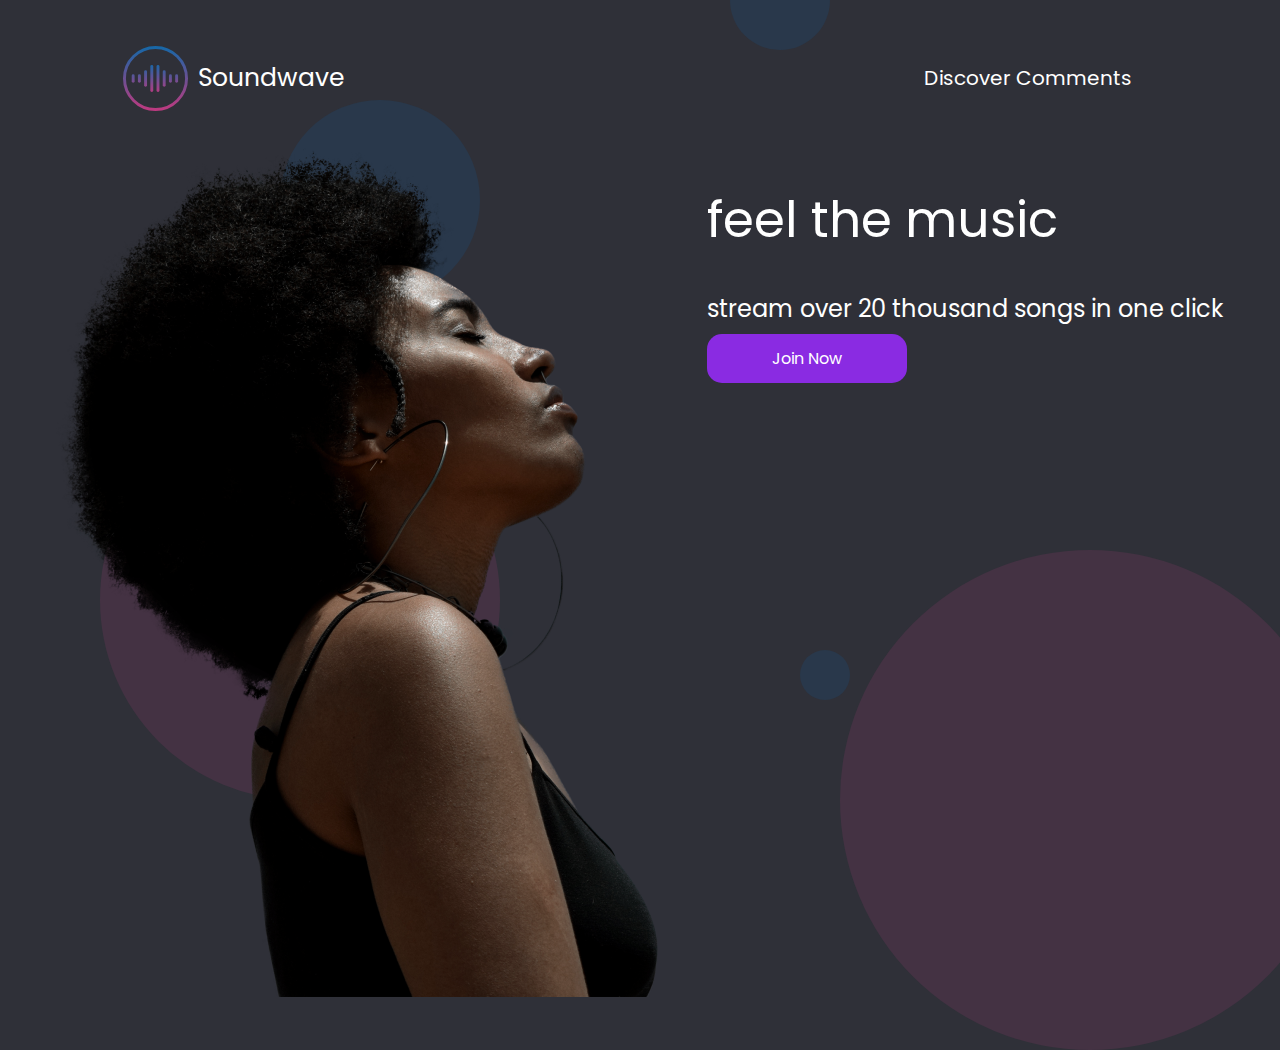
<file: index.html>
<!DOCTYPE html>
<html lang="en">
<head>
    <meta charset="UTF-8">
    <meta name="viewport" content="width=device-width, initial-scale=1.0">
    <title>Document</title>
    <link rel="stylesheet" href="./styles/style.css">
    <link rel="stylesheet" href="./styles/bubulles.css">
    <link rel="stylesheet" href="./styles/index.css">

      
</head>
<body>
    <header>
    <div class="title">
        <img src="./assets/logo-soundwave.svg" alt="">
        <a href="./index.html" class="Soundwave">Soundwave</a>
    </div>
     <div class="menu">
        <a href="./discover.html" class="discover">Discover</a>
      <a href="./comments.html" class="header2">Comments</a>
     </div>
   </header>
 <main>
    <div class="img">
        <img src="./assets/landing-page-girl.png" alt="girl">
    </div>
    <div class="textAndA"> 
        <h1>feel the music</h1>
        <h2>stream over 20 thousand songs in one click</h2>
        <a href="./discover.html">Join Now</a>
    </div>

 </main>
    <div class="bubulles1"></div>
    <div class="bubulles2"> </div>
   <div class="bubulles3"> </div>
   <div class="bubulles4"> </div>
   <div class="bubulles5"> </div>
    
</body>
</html>
</file>
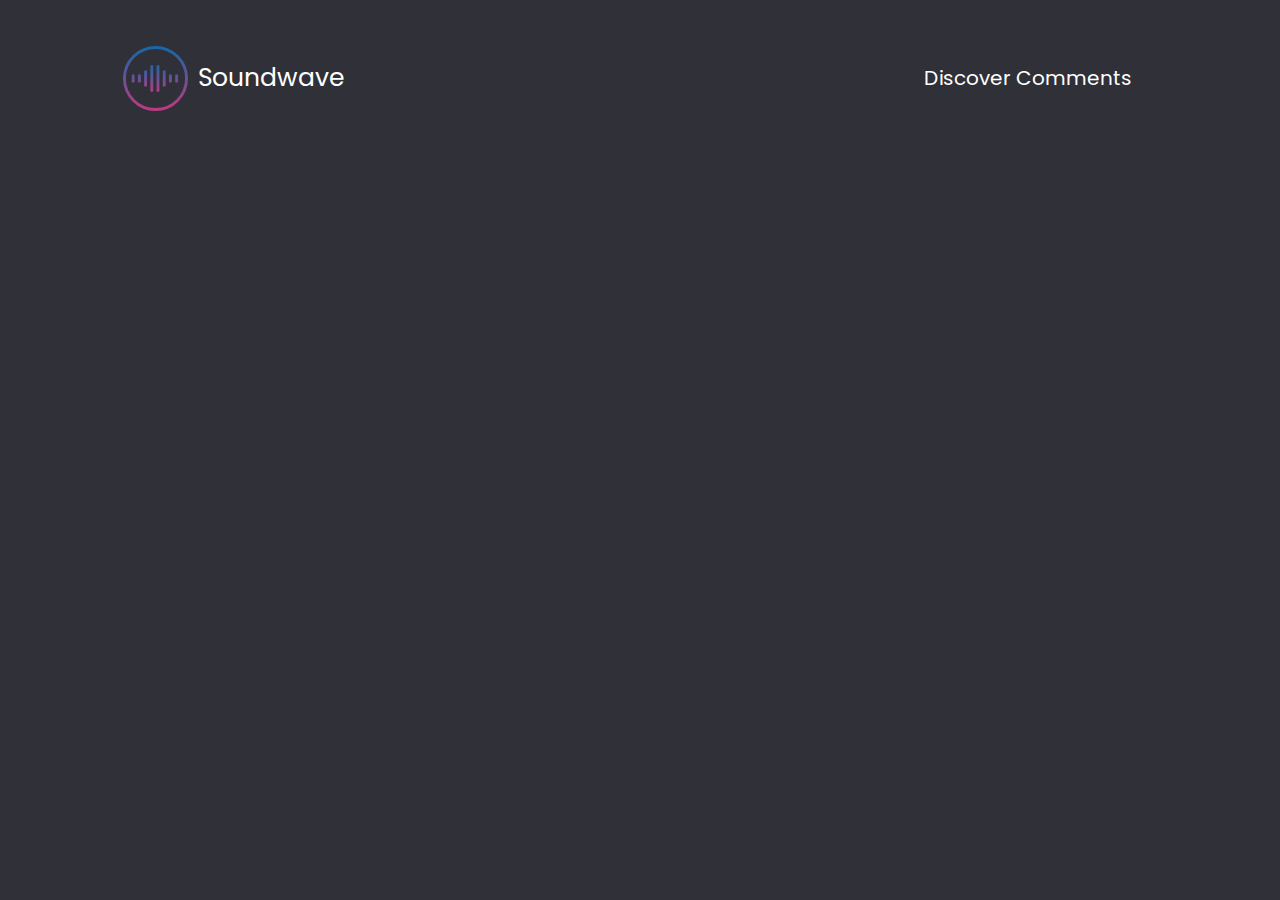
<file: comments.html>
<!DOCTYPE html>
<html lang="en">
<head>
    <meta charset="UTF-8">
    <meta name="viewport" content="width=device-width, initial-scale=1.0">
    <title>Document</title>
    <link rel="stylesheet" href="./styles/comments.css">
    <link rel="stylesheet" href="./styles/style.css">
</head>
<body>
    <header>
        <div class="title">
            <img src="./assets/logo-soundwave.svg" alt="">
            <a href="./index.html" class="Soundwave">Soundwave</a>
        </div>
         <div class="menu">
            <a href="./discover.html" class="discover">Discover</a>
          <a href="./comments.html" class="header2">Comments</a>
         </div>
       </header>
</body>
</html>
</file>
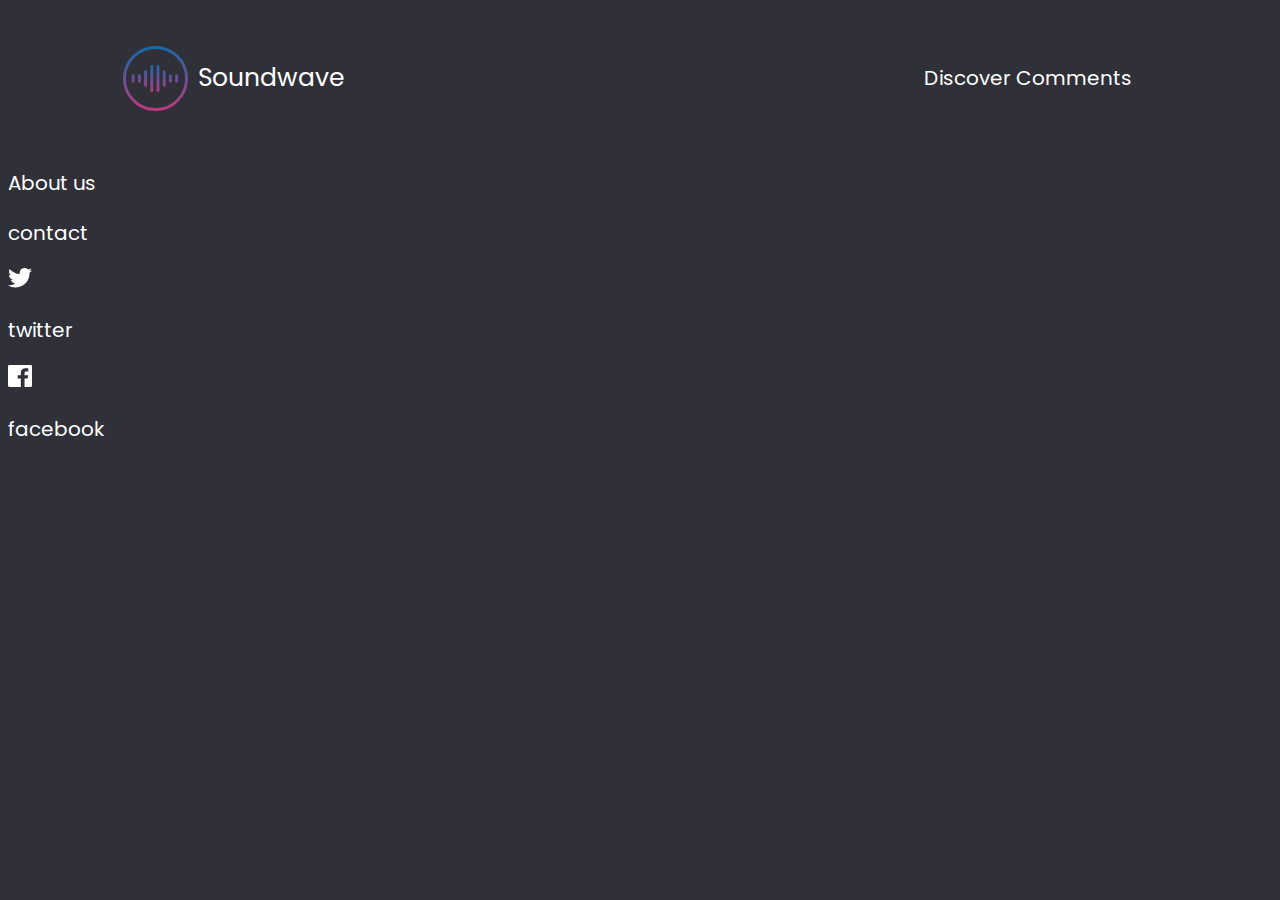
<file: discover.html>
<!DOCTYPE html>
<html lang="en">
<head>
    <meta charset="UTF-8">
    <meta name="viewport" content="width=device-width, initial-scale=1.0">
    <title>Document</title>
    <link rel="stylesheet" href="./styles/style.css">
   <link rel="stylesheet" href="./styles/discover.css">
</head>
<body>
    <header>
        <div class="title">
            <img src="./assets/logo-soundwave.svg" alt="">
            <a href="./index.html" class="Soundwave">Soundwave</a>
        </div>
         <div class="menu">
            <a href="./discover.html" class="discover">Discover</a>
          <a href="./comments.html" class="header2">Comments</a>
         </div>
       </header>
       <footer>
        <div class="AC">
            <p>About us</p>
            <p>contact</p>
            <span class="twitter">
                <img src="./assets/twitter.svg" alt="">
                <p>twitter</p>
            </span>
            <span class="facebook">
                <img src="./assets/facebook.svg" alt="">
                <p>facebook</p>
            </span>
        </div>
       </footer>
</body>
</html>
</file>
<file: styles/style.css>
@import url('https://fonts.googleapis.com/css2?family=Poppins:wght@400;500;600;700;800;900&display=swap');

*{
  font-family: 'Poppins', sans-serif;
  color: white;
  font-weight: 400;
}
body{
  background-color:#2F3038 ;
  overflow: hidden;
}
header{
  display: flex;
  padding: 25px;
  height: 10vh;
  justify-content: space-between;
  margin-left: 90px;
  margin-right: 90px;
  align-items: center;
}
a.Soundwave{
  font-size: 25px;
}
.menu{
  font-size: 20px;
 padding: 25px;
}
.title img{
  height: 65px;
  display: flex;

}
.title{
  display: flex;
  align-items: center;
  gap: 10px;
}
a{
  text-decoration: none;
}
</file>
<file: styles/bubulles.css>
.bubulles1{
    background-color: #443243;
    border-radius: 200px;
    width: 400px;
    height: 400px;
    position: absolute;
    bottom: 100px;
    left: 100px;

    z-index: -1;
  }
  .bubulles2{
    background-color: #443243;
    border-radius: 250px;
    width: 500px;
    height: 500px;
    position: absolute;
    top: 550px;
    right:-60px;
    z-index: -1;
  }
  .bubulles3{
    background-color:#29384b;
    border-radius: 100px;
    width: 50px;
    height: 50px;
    position: absolute;
    top: 650px;
    left: 800px;
    z-index: -1;
  }
  .bubulles4{
    background-color:#29384b;
    border-radius: 100px;
    width: 200px;
    height: 200px;
    position: absolute;
    bottom: 600px;
    right: 800px;
    z-index: -1;
  }
  .bubulles5{
    background-color: #29384b;
    border-radius: 50px;
    width: 100px;
    height: 100px;
    position: absolute;
    bottom: 850px;
    right: 450px;
    
    z-index: -1;
  }
</file>
<file: styles/index.css>
.img{
    justify-content: flex-end;
    margin-bottom: 0px;
    
}
   h3{
    font-size: 25px;
   }
  main{
    display: flex;
    justify-content: space-evenly;
    height: 90vh;
  }
  h1{
    font-size: 50px;
  }
  .textAndA{
    
  }
 .textAndA a{
    background-color: blueviolet;
    border-radius: 15px;
    padding-left:65px ;
    padding-right: 65px;
    padding-top: 13px;
    padding-bottom: 13px;
 }
</file>
<file: styles/comments.css>
header{
    display: flex;
    padding: 25px;
    height: 10vh;
  
  }

  .title{
    height: 50px;
    
  }
</file>
<file: styles/discover.css>
header{
    display: flex;
    padding: 25px;
    height: 10vh;
  
  }

  .title{
    height: 50px;
    
  }
  p{
    font-size: 20px;
  }
</file>
